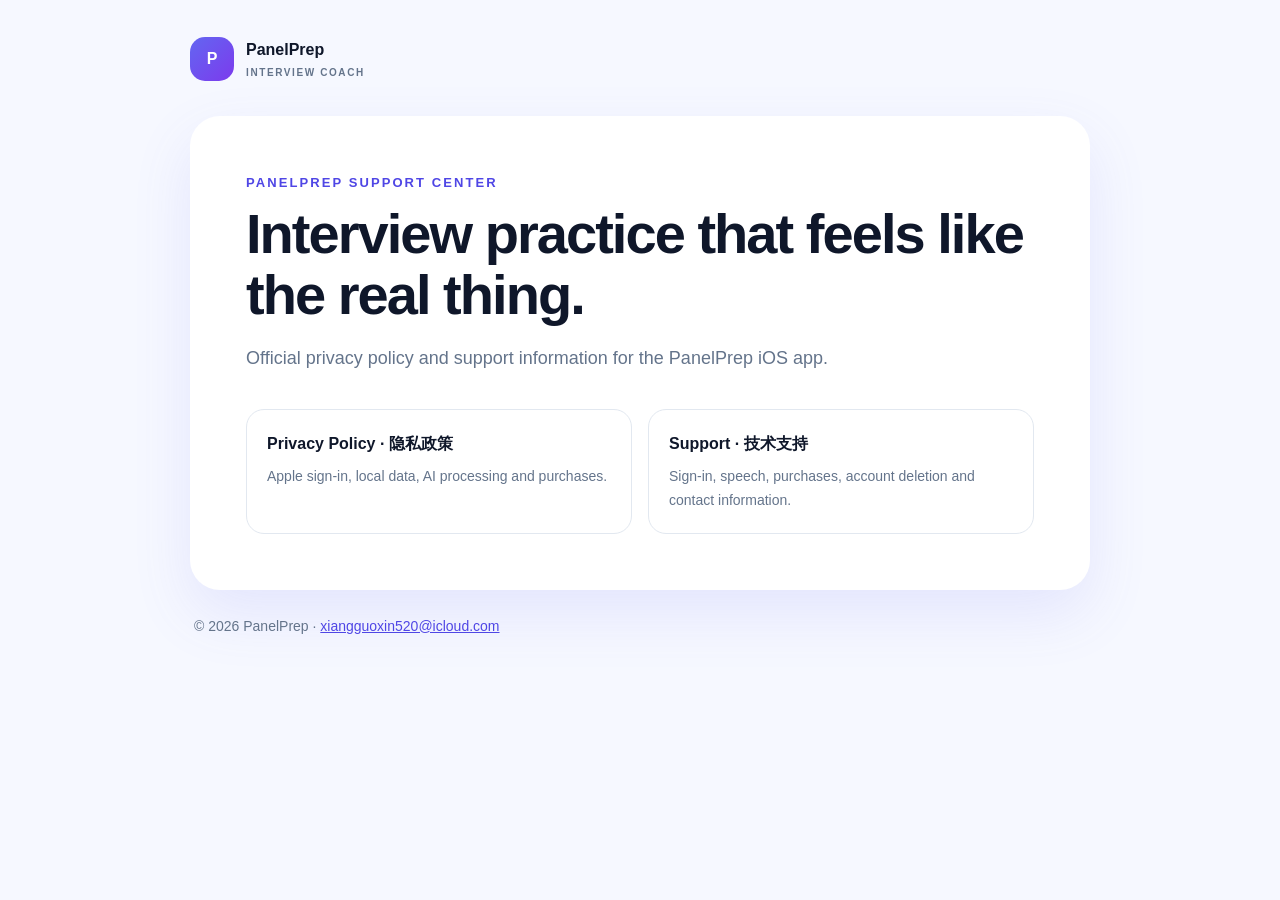
<file: index.html>
<!doctype html><html lang="zh-Hans"><head><meta charset="utf-8"><meta name="viewport" content="width=device-width,initial-scale=1"><title>PanelPrep · Privacy &amp; Support</title><link rel="stylesheet" href="styles.css"></head><body><main class="page"><header class="brand"><span class="mark">P</span><span><strong>PanelPrep</strong><small>Interview Coach</small></span></header><section class="panel"><p class="eyebrow">PanelPrep support center</p><h1>Interview practice that feels like the real thing.</h1><p class="lede">Official privacy policy and support information for the PanelPrep iOS app.</p><div class="cards"><a class="card" href="privacy/"><strong>Privacy Policy · 隐私政策</strong><span>Apple sign-in, local data, AI processing and purchases.</span></a><a class="card" href="support/"><strong>Support · 技术支持</strong><span>Sign-in, speech, purchases, account deletion and contact information.</span></a></div></section><footer>© 2026 PanelPrep · <a href="mailto:xiangguoxin520@icloud.com">xiangguoxin520@icloud.com</a></footer></main></body></html>
</file>
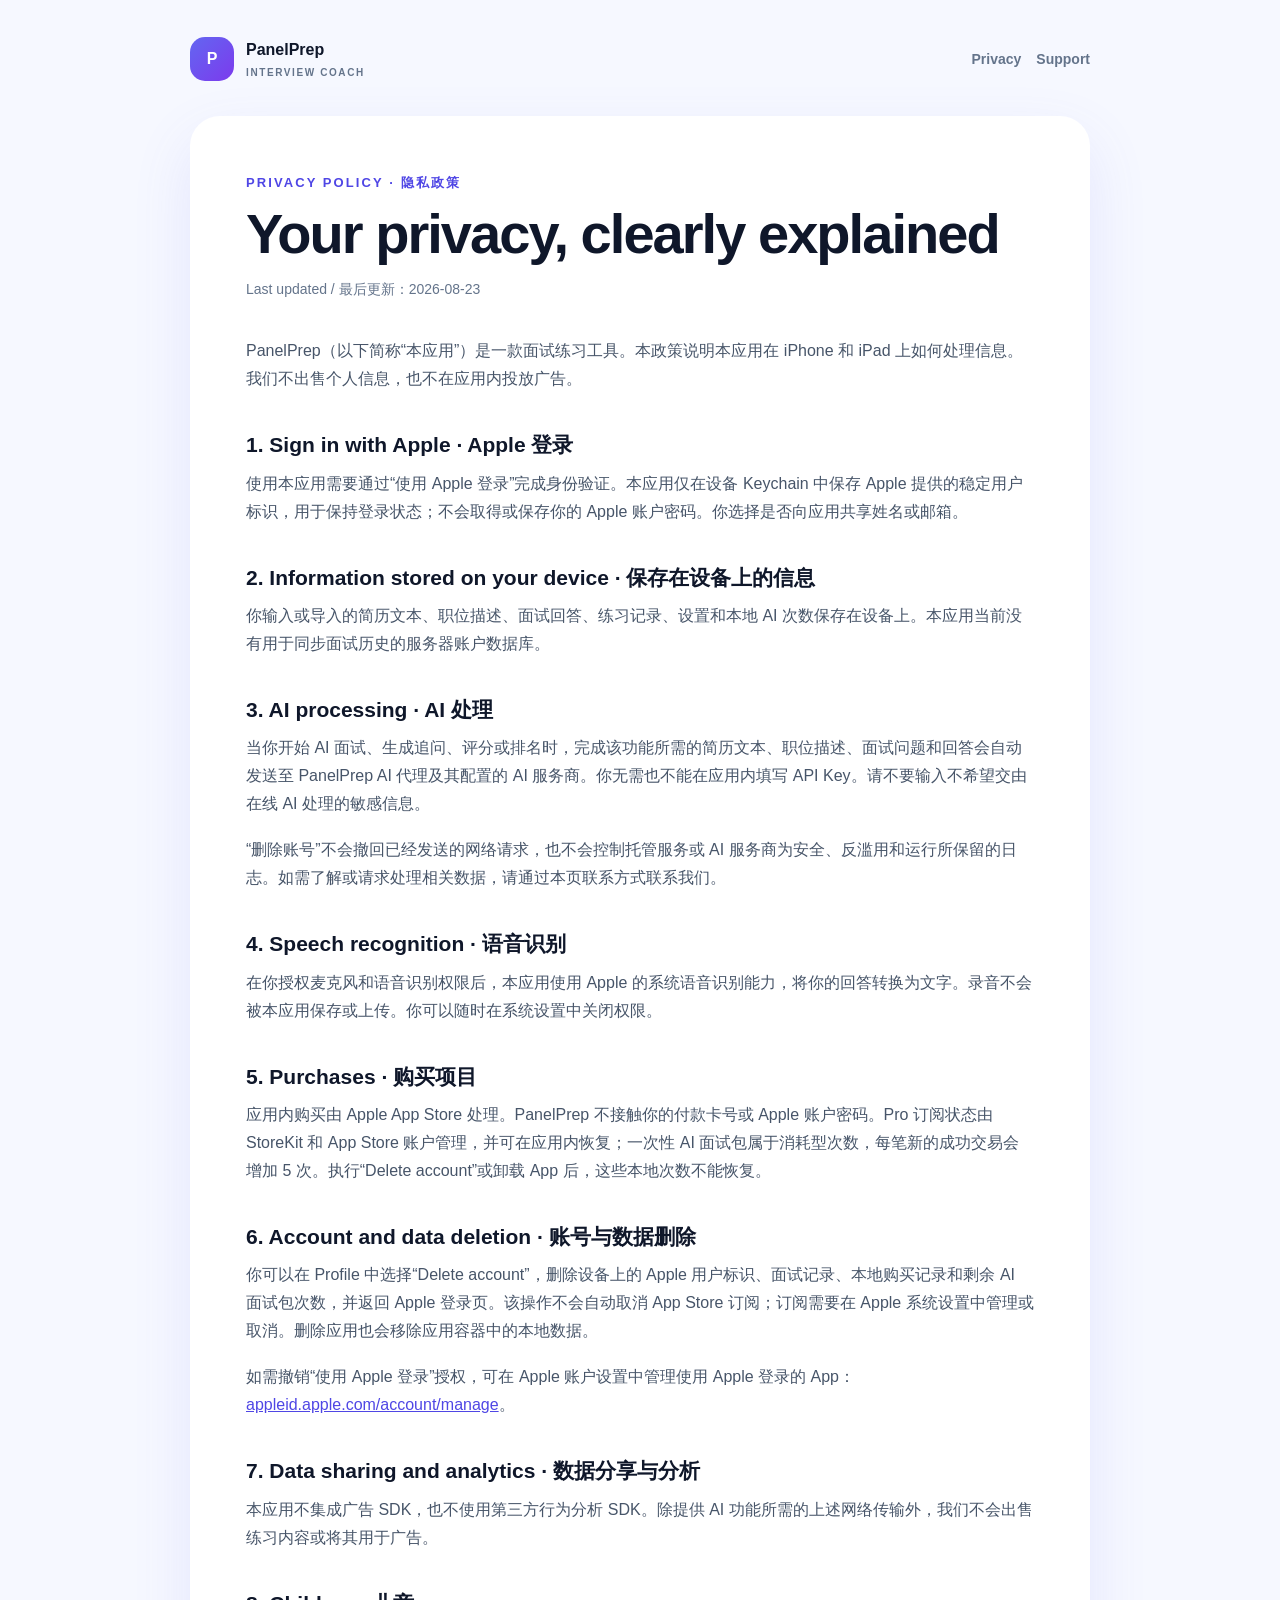
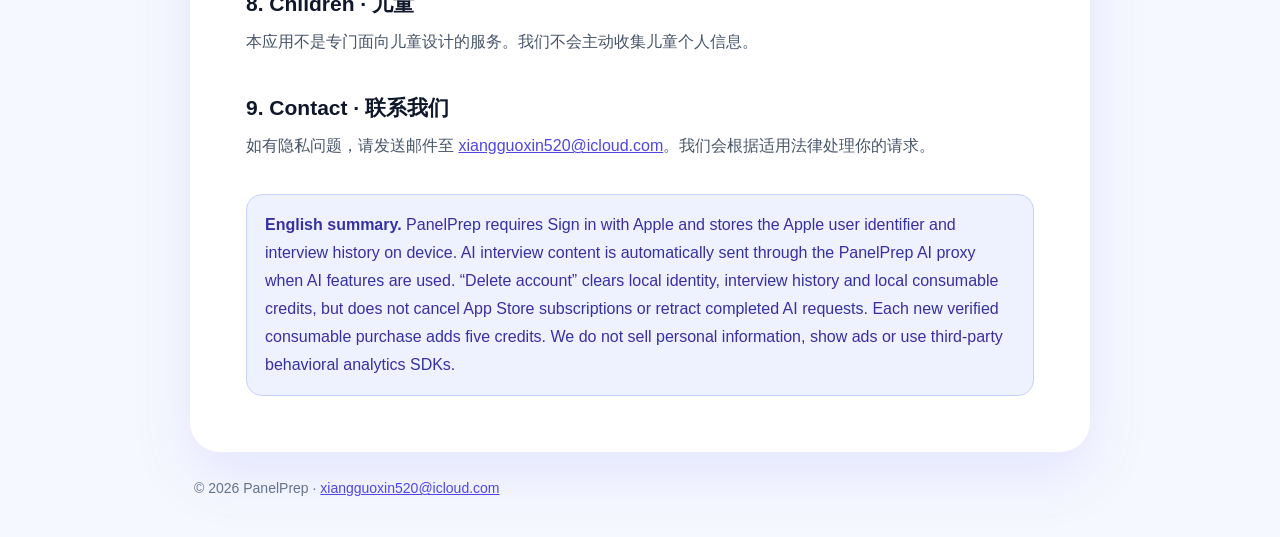
<file: privacy/index.html>
<!doctype html>
<html lang="zh-Hans"><head><meta charset="utf-8"><meta name="viewport" content="width=device-width,initial-scale=1"><title>PanelPrep 隐私政策 / Privacy Policy</title><link rel="stylesheet" href="../styles.css"></head>
<body><main class="page"><header class="brand"><a class="mark" href="../">P</a><span><strong>PanelPrep</strong><small>Interview Coach</small></span><nav><a href="./">Privacy</a><a href="../support/">Support</a></nav></header><article class="panel"><p class="eyebrow">Privacy policy · 隐私政策</p><h1>Your privacy, clearly explained</h1><p class="updated">Last updated / 最后更新：2026-08-23</p><div class="content">
<p>PanelPrep（以下简称“本应用”）是一款面试练习工具。本政策说明本应用在 iPhone 和 iPad 上如何处理信息。我们不出售个人信息，也不在应用内投放广告。</p>
<h2>1. Sign in with Apple · Apple 登录</h2><p>使用本应用需要通过“使用 Apple 登录”完成身份验证。本应用仅在设备 Keychain 中保存 Apple 提供的稳定用户标识，用于保持登录状态；不会取得或保存你的 Apple 账户密码。你选择是否向应用共享姓名或邮箱。</p>
<h2>2. Information stored on your device · 保存在设备上的信息</h2><p>你输入或导入的简历文本、职位描述、面试回答、练习记录、设置和本地 AI 次数保存在设备上。本应用当前没有用于同步面试历史的服务器账户数据库。</p>
<h2>3. AI processing · AI 处理</h2><p>当你开始 AI 面试、生成追问、评分或排名时，完成该功能所需的简历文本、职位描述、面试问题和回答会自动发送至 PanelPrep AI 代理及其配置的 AI 服务商。你无需也不能在应用内填写 API Key。请不要输入不希望交由在线 AI 处理的敏感信息。</p><p>“删除账号”不会撤回已经发送的网络请求，也不会控制托管服务或 AI 服务商为安全、反滥用和运行所保留的日志。如需了解或请求处理相关数据，请通过本页联系方式联系我们。</p>
<h2>4. Speech recognition · 语音识别</h2><p>在你授权麦克风和语音识别权限后，本应用使用 Apple 的系统语音识别能力，将你的回答转换为文字。录音不会被本应用保存或上传。你可以随时在系统设置中关闭权限。</p>
<h2>5. Purchases · 购买项目</h2><p>应用内购买由 Apple App Store 处理。PanelPrep 不接触你的付款卡号或 Apple 账户密码。Pro 订阅状态由 StoreKit 和 App Store 账户管理，并可在应用内恢复；一次性 AI 面试包属于消耗型次数，每笔新的成功交易会增加 5 次。执行“Delete account”或卸载 App 后，这些本地次数不能恢复。</p>
<h2>6. Account and data deletion · 账号与数据删除</h2><p>你可以在 Profile 中选择“Delete account”，删除设备上的 Apple 用户标识、面试记录、本地购买记录和剩余 AI 面试包次数，并返回 Apple 登录页。该操作不会自动取消 App Store 订阅；订阅需要在 Apple 系统设置中管理或取消。删除应用也会移除应用容器中的本地数据。</p><p>如需撤销“使用 Apple 登录”授权，可在 Apple 账户设置中管理使用 Apple 登录的 App：<a href="https://appleid.apple.com/account/manage">appleid.apple.com/account/manage</a>。</p>
<h2>7. Data sharing and analytics · 数据分享与分析</h2><p>本应用不集成广告 SDK，也不使用第三方行为分析 SDK。除提供 AI 功能所需的上述网络传输外，我们不会出售练习内容或将其用于广告。</p>
<h2>8. Children · 儿童</h2><p>本应用不是专门面向儿童设计的服务。我们不会主动收集儿童个人信息。</p>
<h2>9. Contact · 联系我们</h2><p>如有隐私问题，请发送邮件至 <a href="mailto:xiangguoxin520@icloud.com">xiangguoxin520@icloud.com</a>。我们会根据适用法律处理你的请求。</p>
<div class="note"><strong>English summary.</strong> PanelPrep requires Sign in with Apple and stores the Apple user identifier and interview history on device. AI interview content is automatically sent through the PanelPrep AI proxy when AI features are used. “Delete account” clears local identity, interview history and local consumable credits, but does not cancel App Store subscriptions or retract completed AI requests. Each new verified consumable purchase adds five credits. We do not sell personal information, show ads or use third-party behavioral analytics SDKs.</div>
</div></article><footer>© 2026 PanelPrep · <a href="mailto:xiangguoxin520@icloud.com">xiangguoxin520@icloud.com</a></footer></main></body></html>
</file>
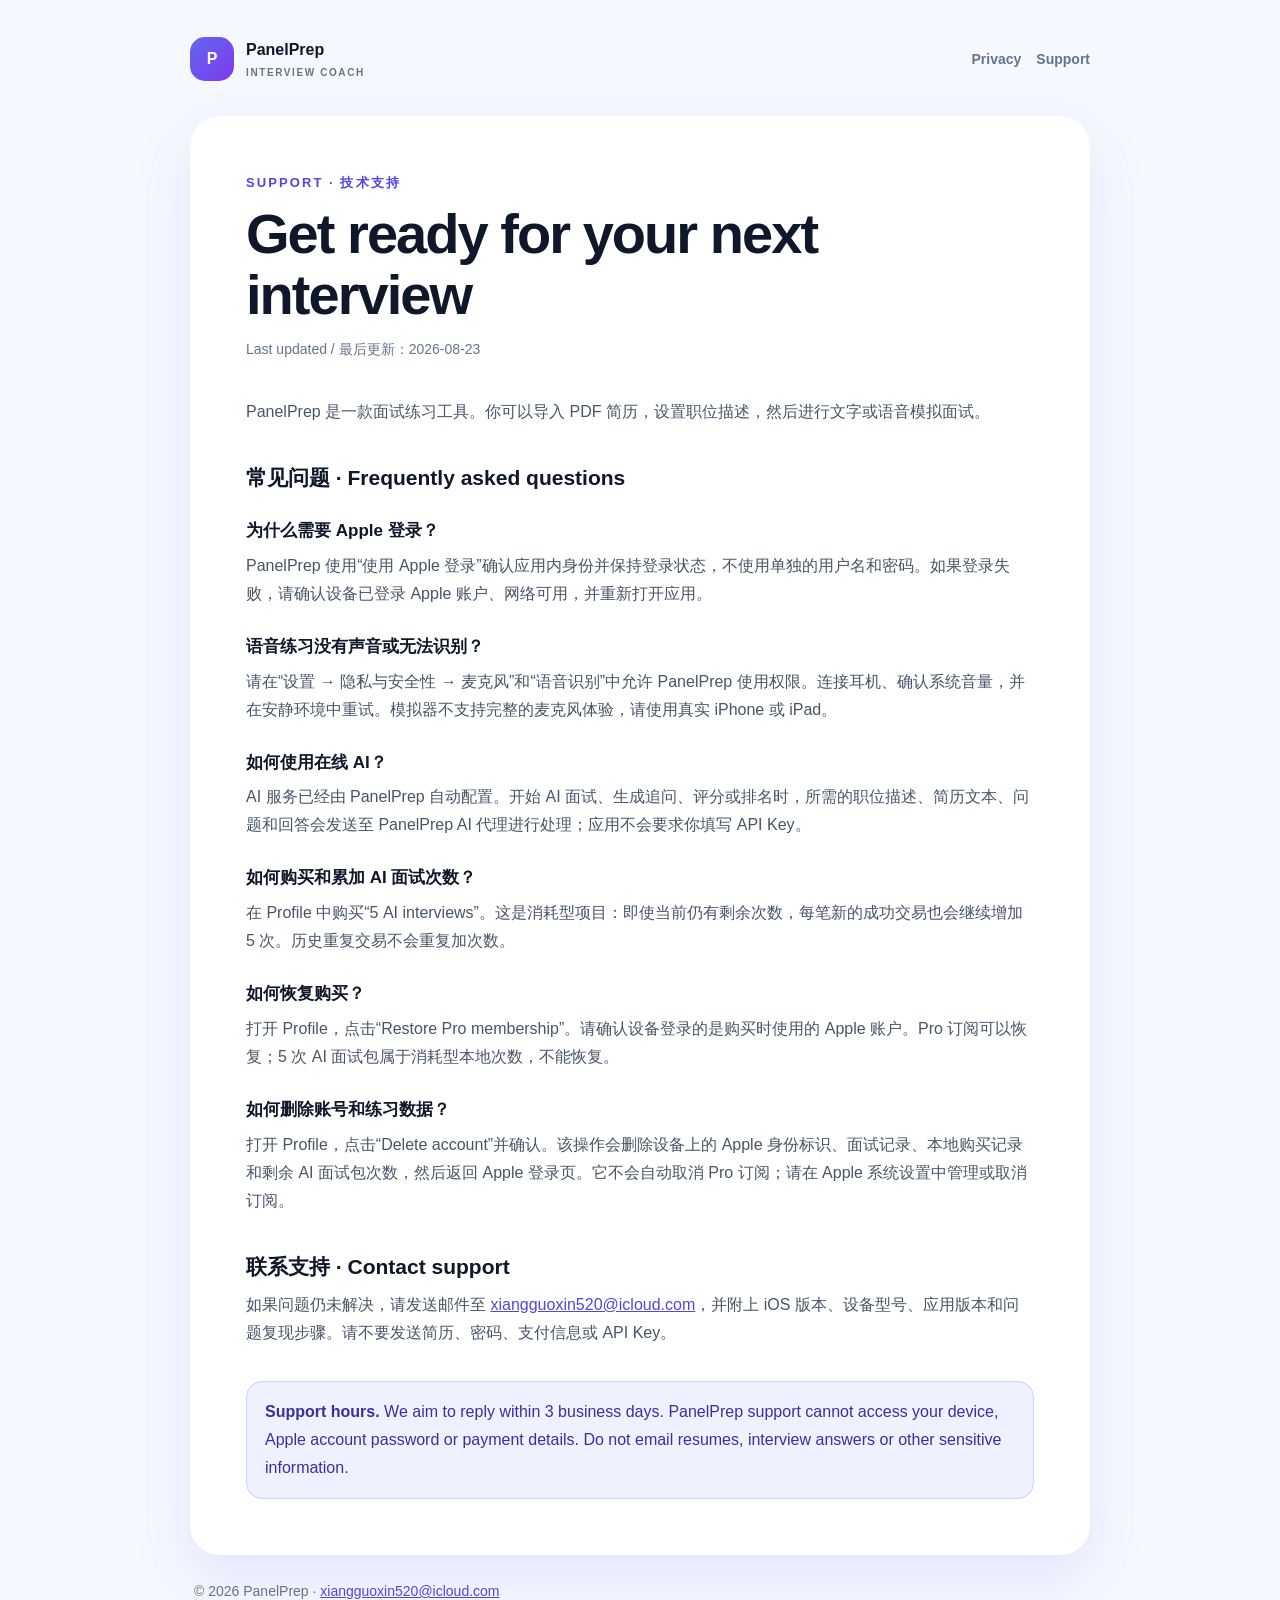
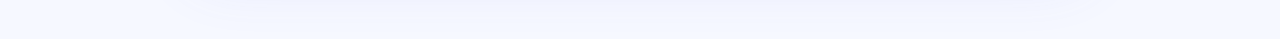
<file: support/index.html>
<!doctype html>
<html lang="zh-Hans"><head><meta charset="utf-8"><meta name="viewport" content="width=device-width,initial-scale=1"><title>PanelPrep 技术支持 / Support</title><link rel="stylesheet" href="../styles.css"></head>
<body><main class="page"><header class="brand"><a class="mark" href="../">P</a><span><strong>PanelPrep</strong><small>Interview Coach</small></span><nav><a href="../privacy/">Privacy</a><a href="./">Support</a></nav></header><article class="panel"><p class="eyebrow">Support · 技术支持</p><h1>Get ready for your next interview</h1><p class="updated">Last updated / 最后更新：2026-08-23</p><div class="content">
<p>PanelPrep 是一款面试练习工具。你可以导入 PDF 简历，设置职位描述，然后进行文字或语音模拟面试。</p>
<h2>常见问题 · Frequently asked questions</h2>
<h3>为什么需要 Apple 登录？</h3><p>PanelPrep 使用“使用 Apple 登录”确认应用内身份并保持登录状态，不使用单独的用户名和密码。如果登录失败，请确认设备已登录 Apple 账户、网络可用，并重新打开应用。</p>
<h3>语音练习没有声音或无法识别？</h3><p>请在“设置 → 隐私与安全性 → 麦克风”和“语音识别”中允许 PanelPrep 使用权限。连接耳机、确认系统音量，并在安静环境中重试。模拟器不支持完整的麦克风体验，请使用真实 iPhone 或 iPad。</p>
<h3>如何使用在线 AI？</h3><p>AI 服务已经由 PanelPrep 自动配置。开始 AI 面试、生成追问、评分或排名时，所需的职位描述、简历文本、问题和回答会发送至 PanelPrep AI 代理进行处理；应用不会要求你填写 API Key。</p>
<h3>如何购买和累加 AI 面试次数？</h3><p>在 Profile 中购买“5 AI interviews”。这是消耗型项目：即使当前仍有剩余次数，每笔新的成功交易也会继续增加 5 次。历史重复交易不会重复加次数。</p>
<h3>如何恢复购买？</h3><p>打开 Profile，点击“Restore Pro membership”。请确认设备登录的是购买时使用的 Apple 账户。Pro 订阅可以恢复；5 次 AI 面试包属于消耗型本地次数，不能恢复。</p>
<h3>如何删除账号和练习数据？</h3><p>打开 Profile，点击“Delete account”并确认。该操作会删除设备上的 Apple 身份标识、面试记录、本地购买记录和剩余 AI 面试包次数，然后返回 Apple 登录页。它不会自动取消 Pro 订阅；请在 Apple 系统设置中管理或取消订阅。</p>
<h2>联系支持 · Contact support</h2><p>如果问题仍未解决，请发送邮件至 <a href="mailto:xiangguoxin520@icloud.com">xiangguoxin520@icloud.com</a>，并附上 iOS 版本、设备型号、应用版本和问题复现步骤。请不要发送简历、密码、支付信息或 API Key。</p>
<div class="note"><strong>Support hours.</strong> We aim to reply within 3 business days. PanelPrep support cannot access your device, Apple account password or payment details. Do not email resumes, interview answers or other sensitive information.</div>
</div></article><footer>© 2026 PanelPrep · <a href="mailto:xiangguoxin520@icloud.com">xiangguoxin520@icloud.com</a></footer></main></body></html>
</file>
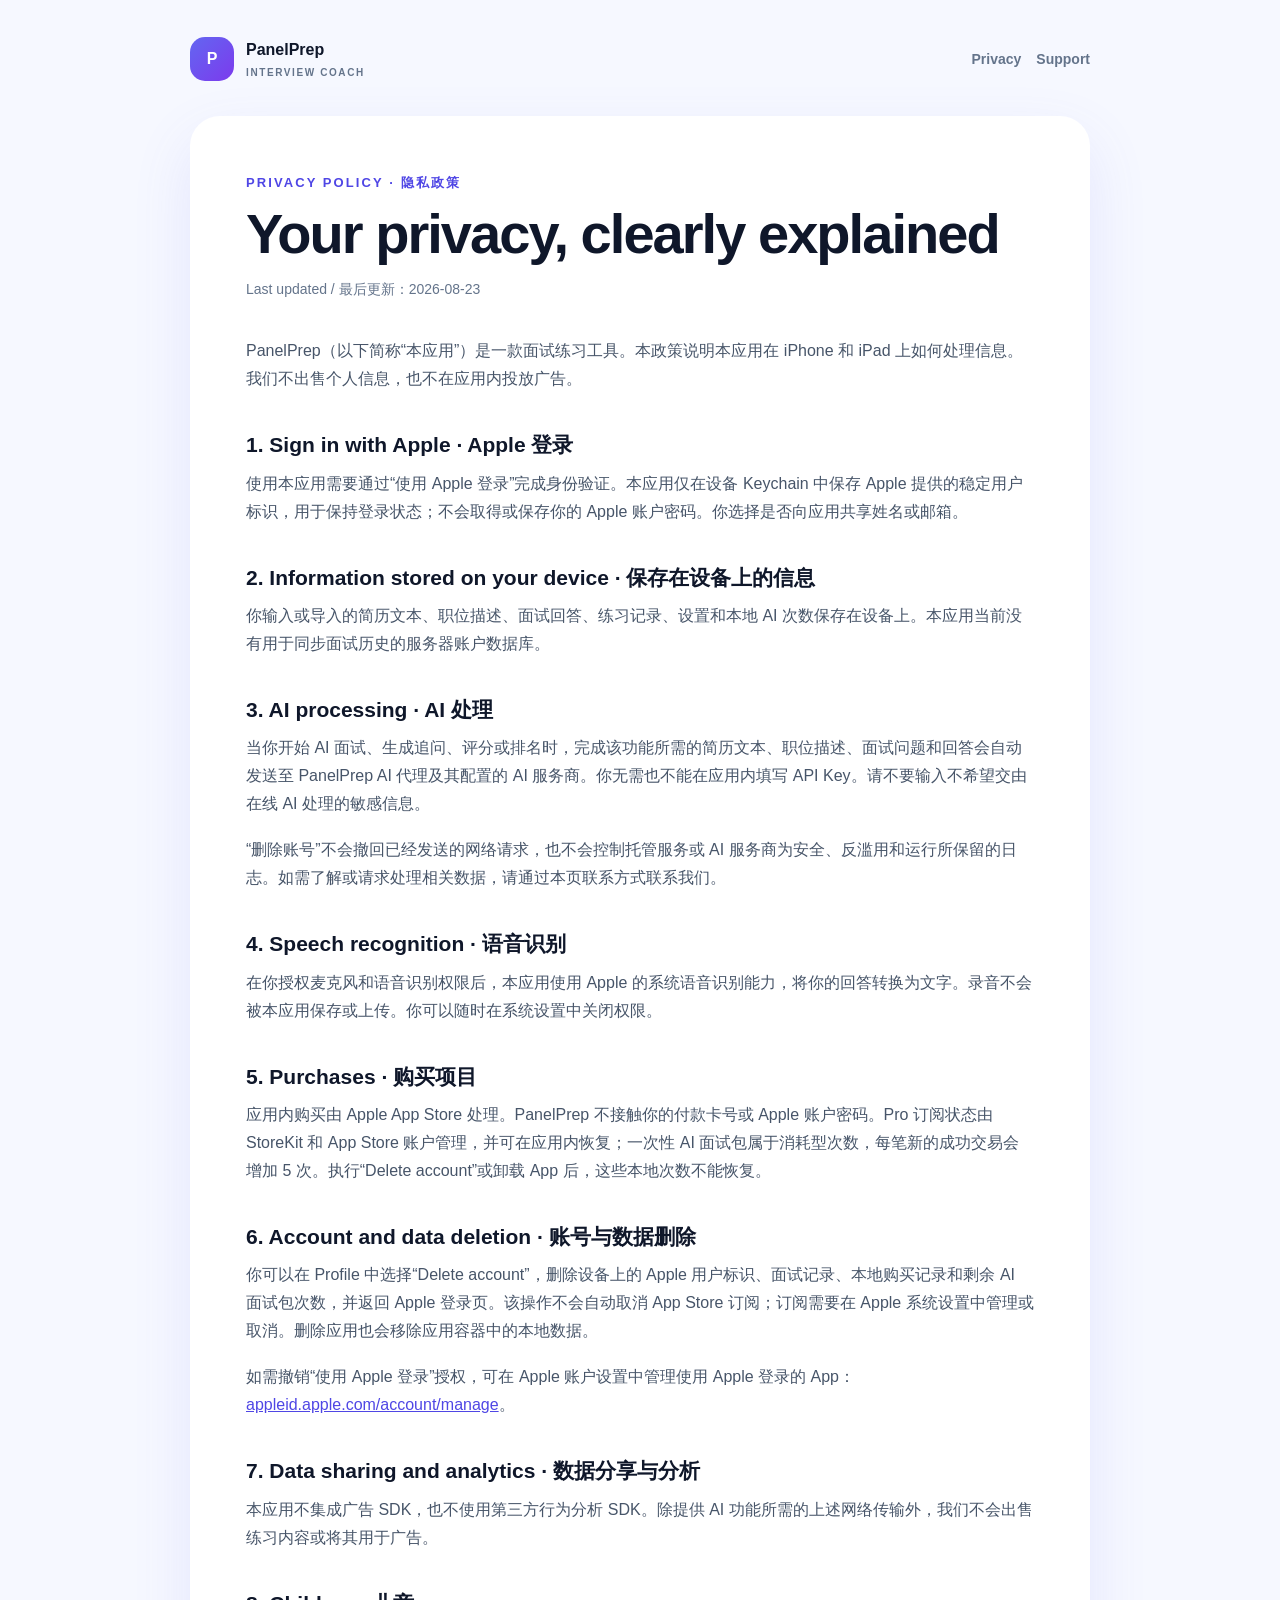
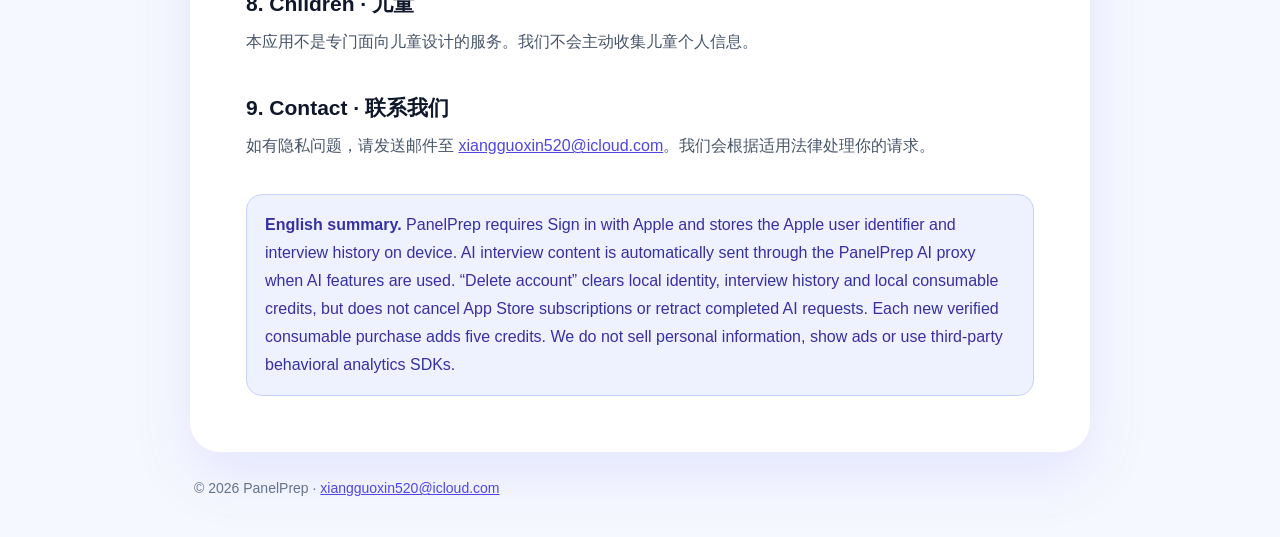
<file: privacy.html>
<!doctype html><html lang="en"><head><meta charset="utf-8"><meta http-equiv="refresh" content="0;url=privacy/"><link rel="canonical" href="privacy/"><title>PanelPrep Privacy Policy</title></head><body><a href="privacy/">Open Privacy Policy</a></body></html>
</file>
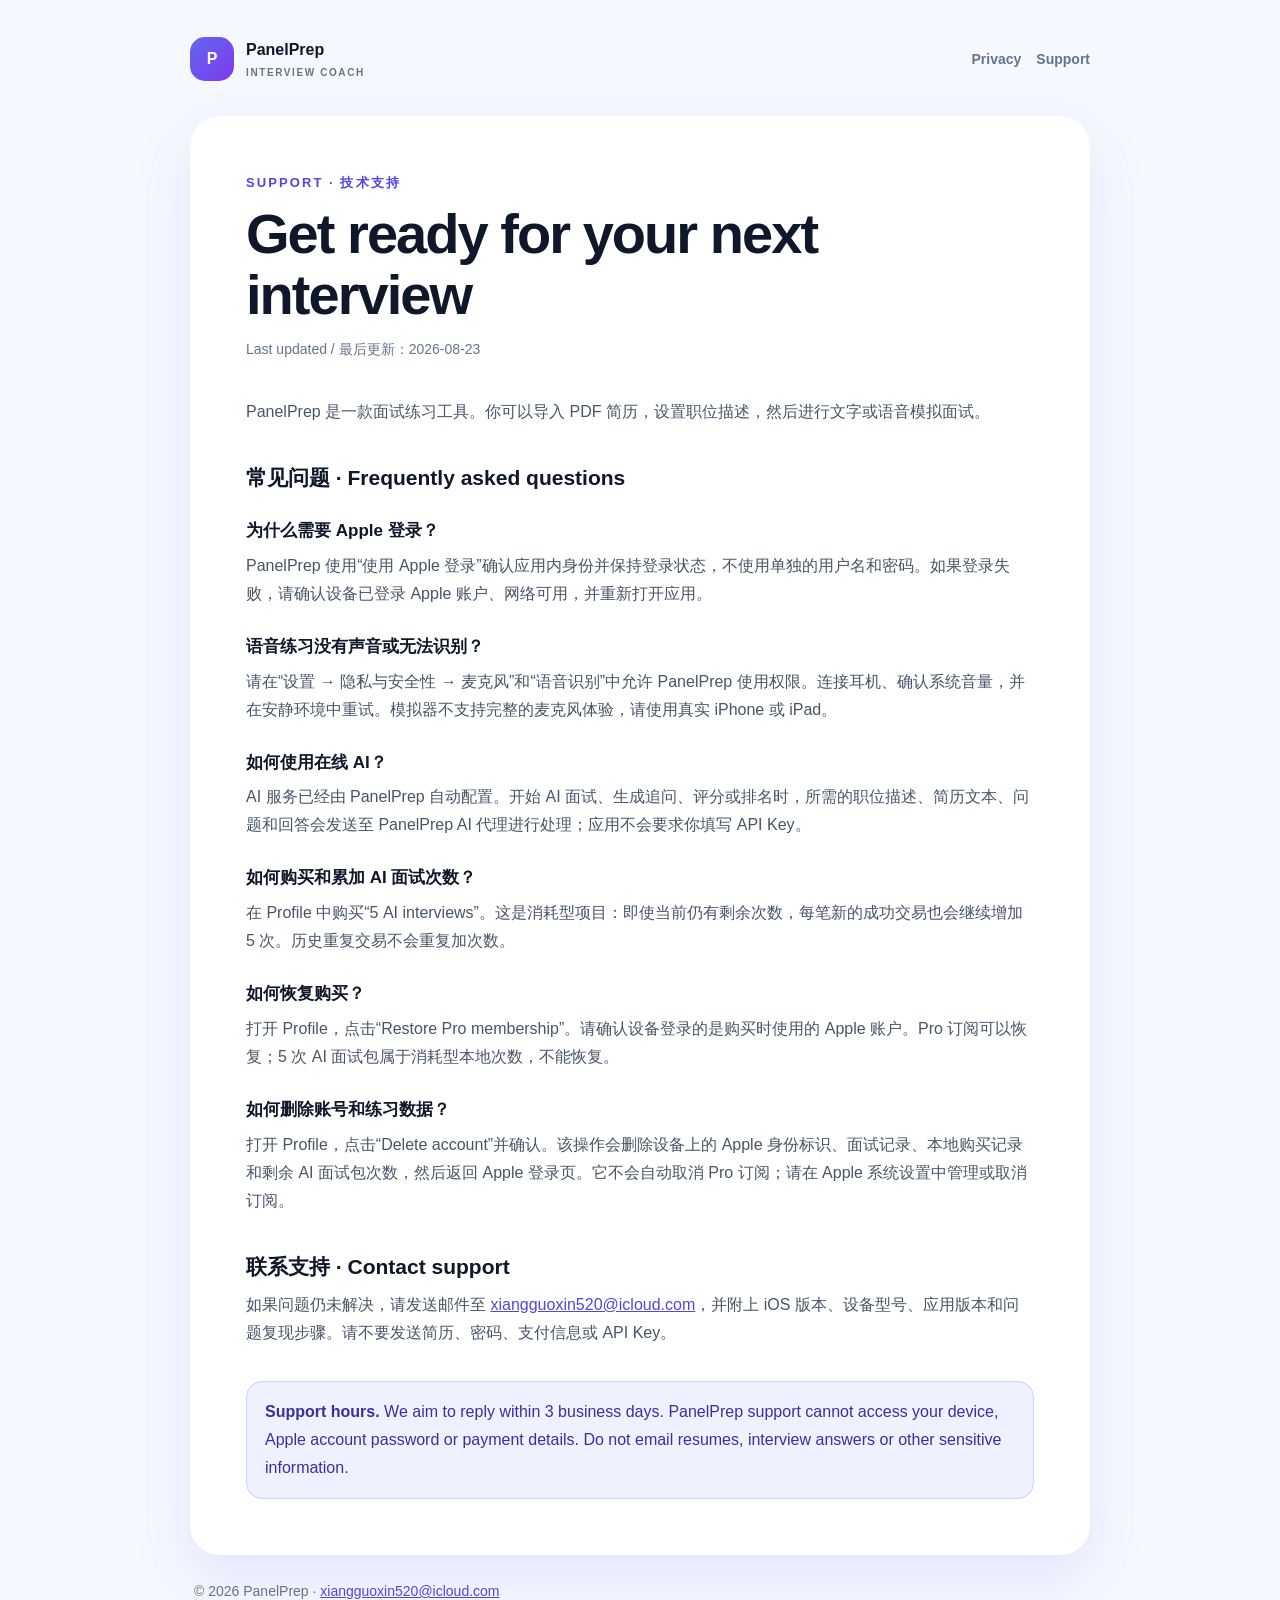
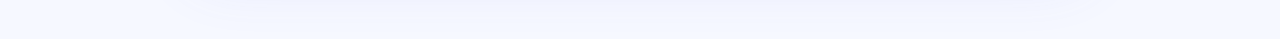
<file: support.html>
<!doctype html><html lang="en"><head><meta charset="utf-8"><meta http-equiv="refresh" content="0;url=support/"><link rel="canonical" href="support/"><title>PanelPrep Support</title></head><body><a href="support/">Open Support</a></body></html>
</file>
<file: styles.css>
:root { font-family: -apple-system, BlinkMacSystemFont, "PingFang SC", "Helvetica Neue", Arial, sans-serif; color: #0f172a; background: #f6f8ff; }
* { box-sizing: border-box; }
body { margin: 0; line-height: 1.75; }
a { color: #4f46e5; }
.page { width: min(900px, calc(100% - 32px)); margin: auto; padding: 36px 0; }
.brand { display: flex; align-items: center; gap: 12px; margin-bottom: 34px; }
.mark { display: grid; width: 44px; height: 44px; place-items: center; border-radius: 15px; color: #fff; font-weight: 800; text-decoration: none; background: linear-gradient(135deg,#6366f1,#7c3aed); }
.brand small { display: block; color: #64748b; font-size: 10px; font-weight: 700; letter-spacing: .16em; text-transform: uppercase; }
nav { margin-left: auto; display: flex; gap: 15px; }
nav a { color: #64748b; font-size: 14px; font-weight: 650; text-decoration: none; }
.panel { padding: clamp(28px,6vw,56px); border-radius: 30px; background: #fff; box-shadow: 0 24px 60px rgba(99,102,241,.12); }
.eyebrow { margin: 0 0 10px; color: #4f46e5; font-size: 13px; font-weight: 800; letter-spacing: .16em; text-transform: uppercase; }
h1 { margin: 0; font-size: clamp(34px,7vw,56px); line-height: 1.08; letter-spacing: -.035em; }
.updated,.lede,footer { color: #64748b; }
.updated { margin: 12px 0 36px; font-size: 14px; }
.lede { max-width: 680px; font-size: 18px; }
.cards { display: grid; grid-template-columns: repeat(2,minmax(0,1fr)); gap: 16px; margin-top: 34px; }
.card { padding: 20px; border: 1px solid #e2e8f0; border-radius: 18px; color: #0f172a; text-decoration: none; }
.card span { display: block; margin-top: 6px; color: #64748b; font-size: 14px; }
.content { color: #475569; }
.content h2 { margin: 38px 0 10px; color: #0f172a; font-size: 21px; line-height: 1.35; }
.content h3 { margin: 24px 0 6px; color: #0f172a; font-size: 17px; }
.content p { margin: 0 0 18px; }
.note { margin-top: 34px; padding: 16px 18px; border: 1px solid #c7d2fe; border-radius: 16px; color: #3730a3; background: #eef2ff; }
footer { padding: 24px 4px 0; font-size: 14px; }
@media(max-width:640px){.page{width:min(100% - 20px,900px);padding-top:18px}.brand{margin-bottom:22px}.cards{grid-template-columns:1fr}nav{gap:9px}}
</file>
